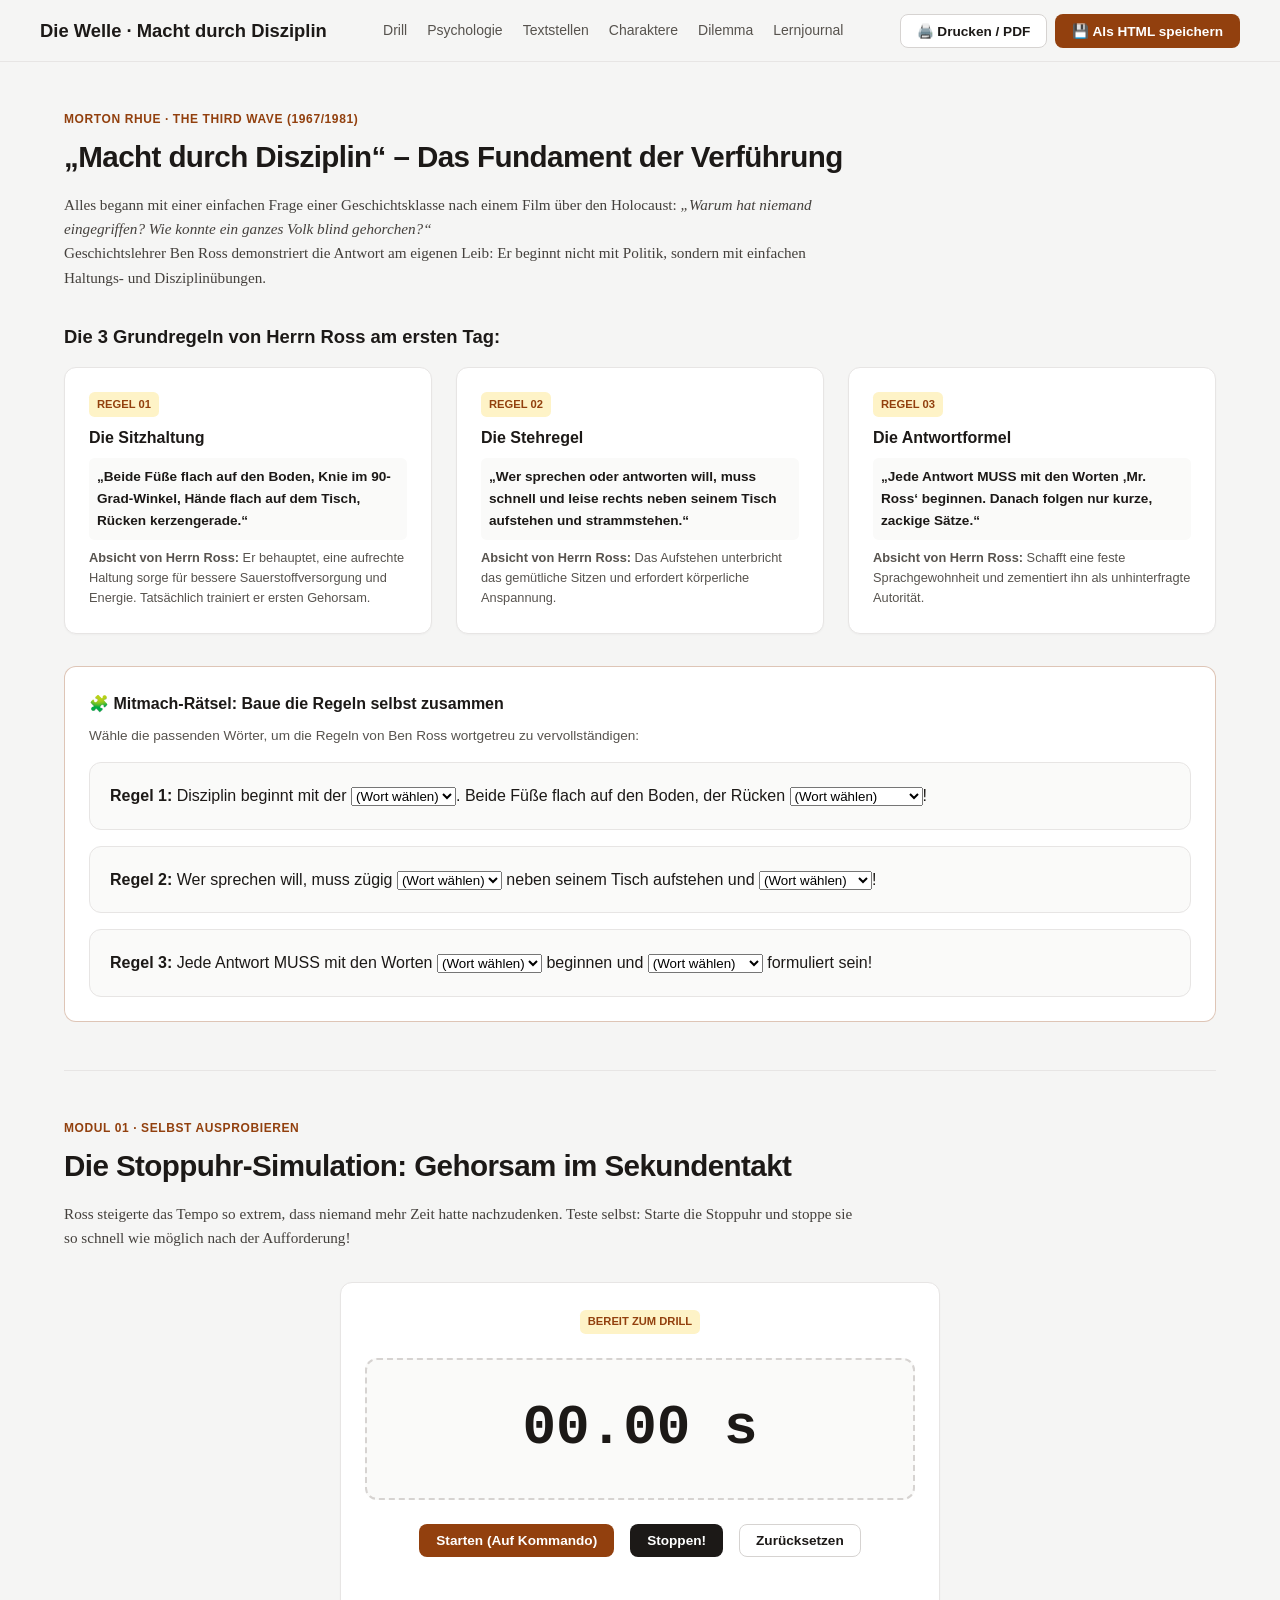
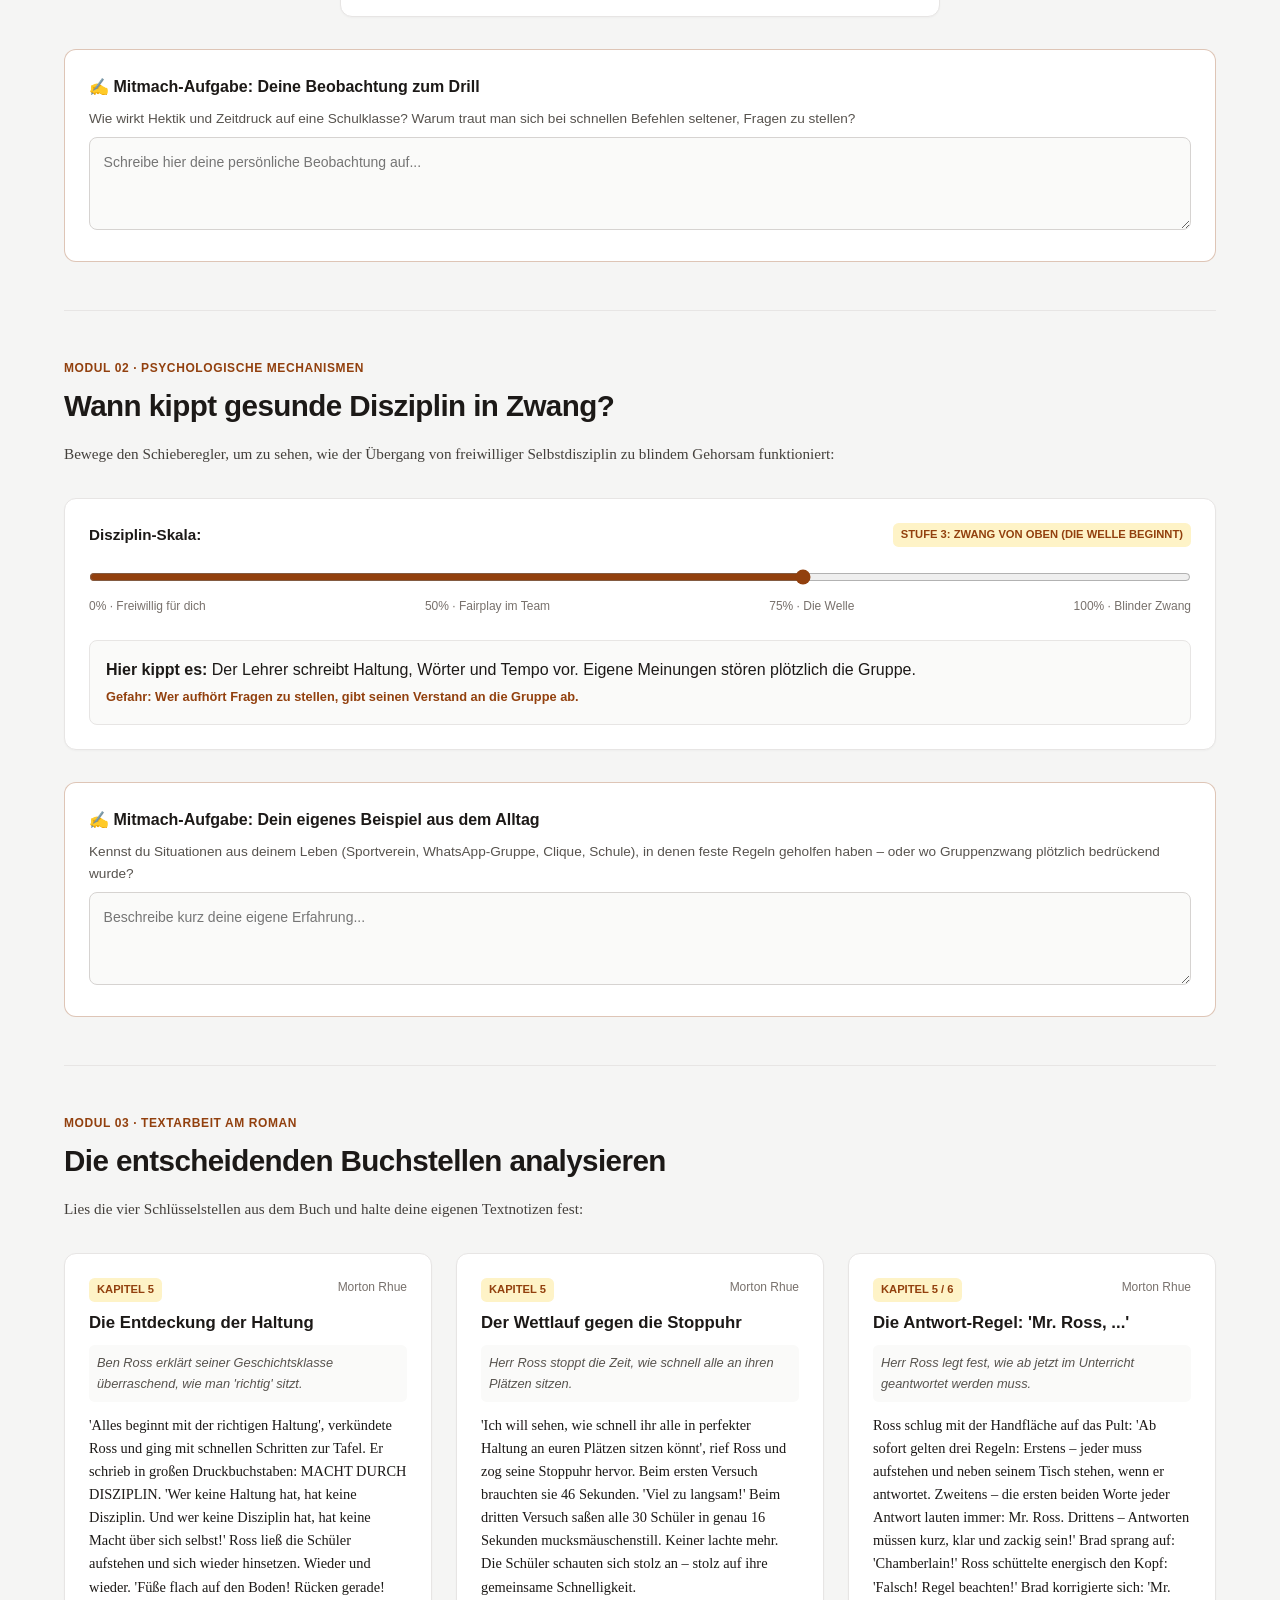
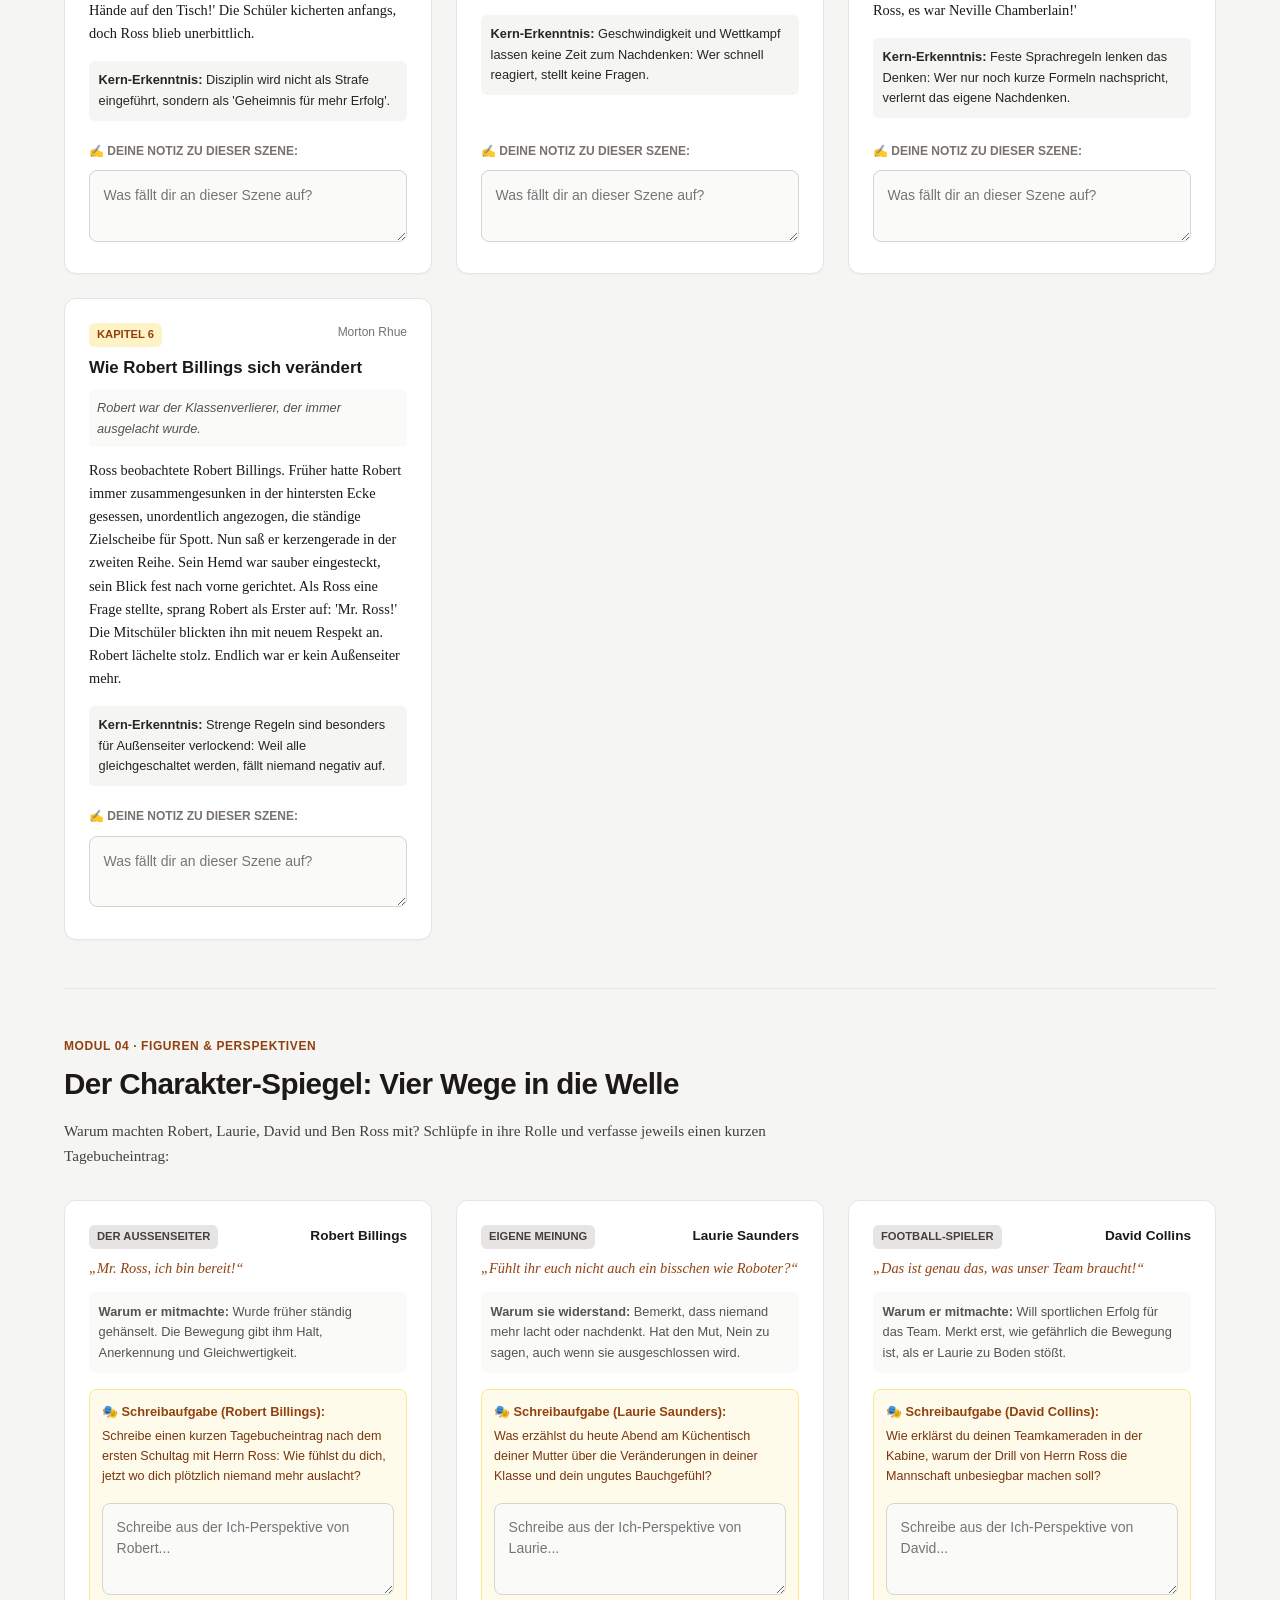
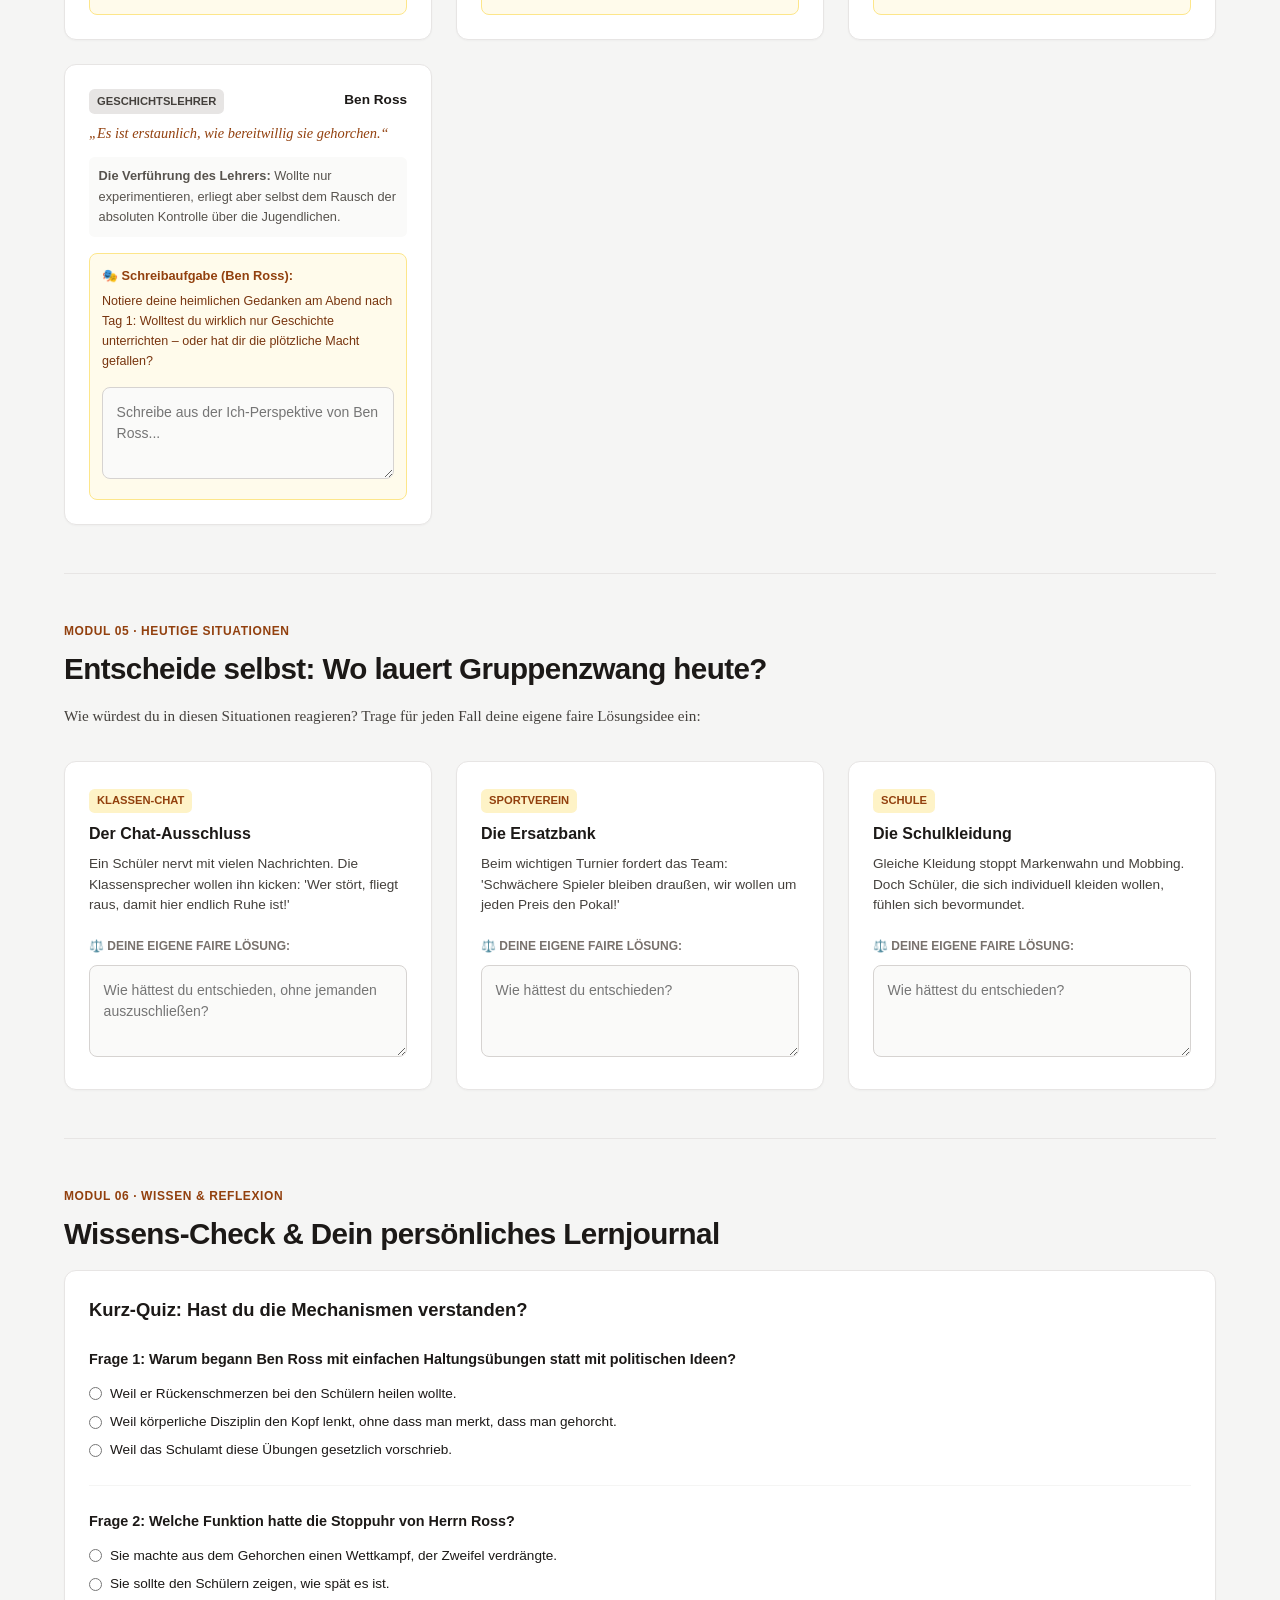
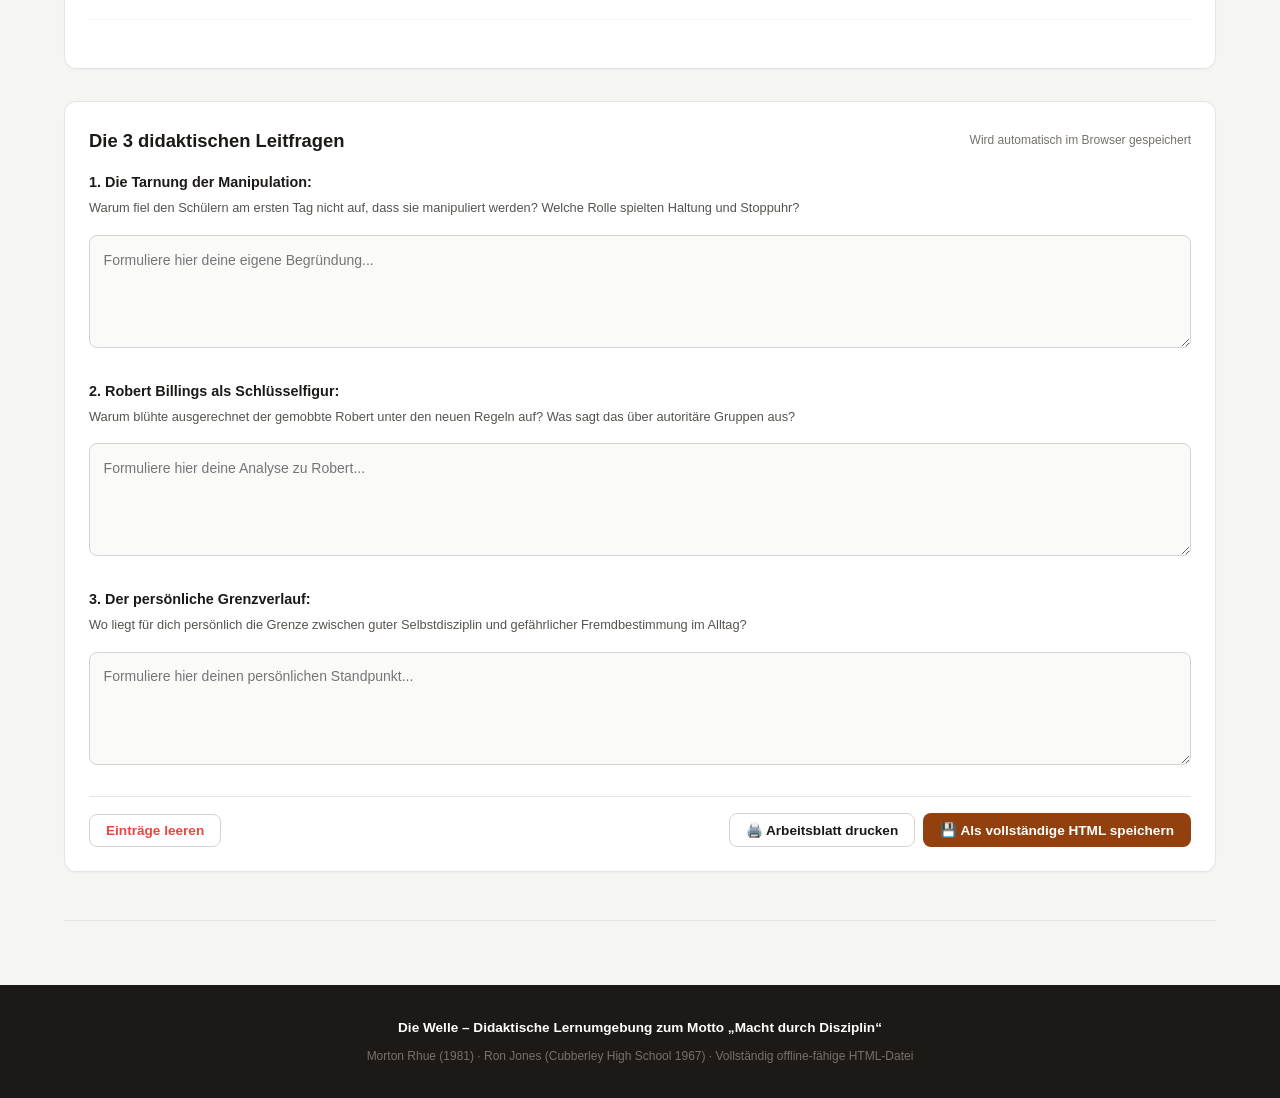
<file: public/die_welle_lernumgebung.html>
<!DOCTYPE html>
<html lang="de">
<head>
  <meta charset="UTF-8">
  <meta name="viewport" content="width=device-width, initial-scale=1.0">
  <title>Die Welle – Macht durch Disziplin | Vollständige Offline-Lernumgebung</title>
  <meta name="description" content="Interaktive Offline-Lernumgebung zum Roman Die Welle von Morton Rhue und dem Leitmotiv Macht durch Disziplin.">
  <style>
    /* CSS Reset & Editorial Theme */
    *, *::before, *::after { box-sizing: border-box; margin: 0; padding: 0; }
    html { scroll-behavior: smooth; font-size: 16px; }
    body {
      font-family: -apple-system, BlinkMacSystemFont, "Segoe UI", Roboto, Helvetica, Arial, sans-serif;
      background-color: #f5f5f4;
      color: #1c1917;
      line-height: 1.6;
      -webkit-font-smoothing: antialiased;
    }
    .serif { font-family: Georgia, Cambria, "Times New Roman", Times, serif; }
    .mono { font-family: ui-monospace, SFMono-Regular, Menlo, Monaco, Consolas, monospace; }

    /* Layout */
    .container { max-width: 1200px; margin: 0 auto; padding: 0 1.5rem; }
    header {
      position: sticky;
      top: 0;
      z-index: 100;
      background: rgba(245, 245, 244, 0.95);
      backdrop-filter: blur(8px);
      border-bottom: 1px solid #e7e5e4;
      padding: 0.85rem 1.5rem;
    }
    .header-inner { max-width: 1200px; margin: 0 auto; display: flex; align-items: center; justify-content: space-between; gap: 1rem; }
    .brand { font-weight: 800; font-size: 1.15rem; color: #1c1917; text-decoration: none; }
    .nav-links { display: flex; gap: 1.25rem; align-items: center; }
    .nav-links a { color: #57534e; text-decoration: none; font-size: 0.875rem; font-weight: 500; transition: color 0.15s; }
    .nav-links a:hover { color: #92400e; }
    .btn {
      display: inline-flex;
      align-items: center;
      gap: 0.5rem;
      padding: 0.5rem 1rem;
      font-size: 0.85rem;
      font-weight: 600;
      border-radius: 0.5rem;
      border: 1px solid transparent;
      cursor: pointer;
      text-decoration: none;
      transition: all 0.15s ease;
    }
    .btn-primary { background: #92400e; color: #ffffff; }
    .btn-primary:hover { background: #78350f; }
    .btn-secondary { background: #ffffff; color: #1c1917; border-color: #d6d3d1; }
    .btn-secondary:hover { background: #f5f5f4; }
    .btn-dark { background: #1c1917; color: #ffffff; }
    .btn-dark:hover { background: #292524; }
    .btn-success { background: #15803d; color: #ffffff; }

    section { padding: 3rem 0; border-bottom: 1px solid #e7e5e4; }
    .section-kicker { font-size: 0.75rem; font-weight: 700; text-transform: uppercase; letter-spacing: 0.05em; color: #92400e; margin-bottom: 0.25rem; }
    .section-title { font-size: 1.85rem; font-weight: 800; color: #1c1917; margin-bottom: 0.75rem; letter-spacing: -0.02em; }
    .section-desc { font-size: 0.95rem; color: #44403c; max-width: 800px; line-height: 1.6; margin-bottom: 2rem; }

    .card {
      background: #ffffff;
      border: 1px solid #e7e5e4;
      border-radius: 0.75rem;
      padding: 1.5rem;
      box-shadow: 0 1px 2px rgba(0,0,0,0.03);
    }
    .card-stone { background: #fafaf9; border: 1px solid #e7e5e4; border-radius: 0.75rem; padding: 1.25rem; }
    .card-accent { background: #ffffff; border: 1px solid rgba(146,64,14,0.3); border-radius: 0.75rem; padding: 1.5rem; }

    .grid-3 { display: grid; grid-template-columns: repeat(auto-fit, minmax(280px, 1fr)); gap: 1.5rem; }
    .grid-2 { display: grid; grid-template-columns: repeat(auto-fit, minmax(320px, 1fr)); gap: 1.5rem; }
    .grid-4 { display: grid; grid-template-columns: repeat(auto-fit, minmax(220px, 1fr)); gap: 1rem; }

    /* Interactive components */
    textarea {
      width: 100%;
      padding: 0.85rem;
      border-radius: 0.5rem;
      border: 1px solid #d6d3d1;
      background: #fafaf9;
      color: #1c1917;
      font-size: 0.875rem;
      font-family: inherit;
      line-height: 1.5;
      resize: vertical;
      margin-top: 0.5rem;
      transition: all 0.15s;
    }
    textarea:focus { outline: none; background: #ffffff; border-color: #92400e; box-shadow: 0 0 0 2px rgba(146, 64, 14, 0.15); }
    
    .badge {
      display: inline-block;
      font-size: 0.7rem;
      font-weight: 700;
      padding: 0.2rem 0.5rem;
      border-radius: 0.35rem;
      text-transform: uppercase;
    }
    .badge-amber { background: #fef3c7; color: #92400e; }
    .badge-emerald { background: #dcfce7; color: #166534; }
    .badge-sky { background: #e0f2fe; color: #075985; }
    .badge-red { background: #fee2e2; color: #991b1b; }
    .badge-stone { background: #e7e5e4; color: #44403c; }

    /* Stopwatch Drill */
    .timer-display {
      font-size: 3.5rem;
      font-weight: 800;
      color: #1c1917;
      text-align: center;
      padding: 1.5rem;
      background: #fafaf9;
      border-radius: 0.75rem;
      border: 2px dashed #d6d3d1;
      margin: 1.5rem 0;
    }

    /* Print styling */
    @media print {
      body { background: #ffffff; color: #000000; font-size: 12pt; }
      header, .no-print { display: none !important; }
      section { padding: 1.5rem 0; border: none; page-break-inside: avoid; }
      .card { border: 1px solid #666666; box-shadow: none; break-inside: avoid; }
      textarea { border: 1px solid #666666; background: #ffffff; min-height: 80px; }
      .print-only { display: block !important; }
    }
    .print-only { display: none; }
  </style>
</head>
<body>

  <!-- Top Header Navigation -->
  <header class="no-print">
    <div class="header-inner">
      <a href="#hero" class="brand">Die Welle · Macht durch Disziplin</a>
      <nav class="nav-links">
        <a href="#drill">Drill</a>
        <a href="#psychologie">Psychologie</a>
        <a href="#texte">Textstellen</a>
        <a href="#charaktere">Charaktere</a>
        <a href="#dilemmas">Dilemma</a>
        <a href="#reflexion">Lernjournal</a>
      </nav>
      <div style="display:flex; gap:0.5rem;">
        <button onclick="window.print()" class="btn btn-secondary">🖨️ Drucken / PDF</button>
        <button onclick="downloadSelfHtml()" class="btn btn-primary">💾 Als HTML speichern</button>
      </div>
    </div>
  </header>

  <main class="container">
    
    <!-- Hero Section -->
    <section id="hero">
      <div class="section-kicker">Morton Rhue · The Third Wave (1967/1981)</div>
      <h1 class="section-title">„Macht durch Disziplin“ – Das Fundament der Verführung</h1>
      <p class="section-desc serif">
        Alles begann mit einer einfachen Frage einer Geschichtsklasse nach einem Film über den Holocaust: 
        <em>„Warum hat niemand eingegriffen? Wie konnte ein ganzes Volk blind gehorchen?“</em><br>
        Geschichtslehrer Ben Ross demonstriert die Antwort am eigenen Leib: Er beginnt nicht mit Politik, 
        sondern mit einfachen Haltungs- und Disziplinübungen.
      </p>

      <!-- 3 Discipline Rules -->
      <h2 style="font-size:1.15rem; font-weight:700; margin-bottom:1rem;">Die 3 Grundregeln von Herrn Ross am ersten Tag:</h2>
      <div class="grid-3" style="margin-bottom:2rem;">
        <div class="card">
          <div style="display:flex; justify-content:space-between; margin-bottom:0.5rem;">
            <span class="badge badge-amber">Regel 01</span>
          </div>
          <h3 style="font-size:1rem; font-weight:700; margin-bottom:0.5rem;">Die Sitzhaltung</h3>
          <p style="background:#fafaf9; padding:0.5rem; border-radius:0.35rem; font-size:0.85rem; font-weight:600; margin-bottom:0.5rem;">
            „Beide Füße flach auf den Boden, Knie im 90-Grad-Winkel, Hände flach auf dem Tisch, Rücken kerzengerade.“
          </p>
          <p style="font-size:0.8rem; color:#57534e;">
            <strong>Absicht von Herrn Ross:</strong> Er behauptet, eine aufrechte Haltung sorge für bessere Sauerstoffversorgung und Energie. Tatsächlich trainiert er ersten Gehorsam.
          </p>
        </div>

        <div class="card">
          <div style="display:flex; justify-content:space-between; margin-bottom:0.5rem;">
            <span class="badge badge-amber">Regel 02</span>
          </div>
          <h3 style="font-size:1rem; font-weight:700; margin-bottom:0.5rem;">Die Stehregel</h3>
          <p style="background:#fafaf9; padding:0.5rem; border-radius:0.35rem; font-size:0.85rem; font-weight:600; margin-bottom:0.5rem;">
            „Wer sprechen oder antworten will, muss schnell und leise rechts neben seinem Tisch aufstehen und strammstehen.“
          </p>
          <p style="font-size:0.8rem; color:#57534e;">
            <strong>Absicht von Herrn Ross:</strong> Das Aufstehen unterbricht das gemütliche Sitzen und erfordert körperliche Anspannung.
          </p>
        </div>

        <div class="card">
          <div style="display:flex; justify-content:space-between; margin-bottom:0.5rem;">
            <span class="badge badge-amber">Regel 03</span>
          </div>
          <h3 style="font-size:1rem; font-weight:700; margin-bottom:0.5rem;">Die Antwortformel</h3>
          <p style="background:#fafaf9; padding:0.5rem; border-radius:0.35rem; font-size:0.85rem; font-weight:600; margin-bottom:0.5rem;">
            „Jede Antwort MUSS mit den Worten ‚Mr. Ross‘ beginnen. Danach folgen nur kurze, zackige Sätze.“
          </p>
          <p style="font-size:0.8rem; color:#57534e;">
            <strong>Absicht von Herrn Ross:</strong> Schafft eine feste Sprachgewohnheit und zementiert ihn als unhinterfragte Autorität.
          </p>
        </div>
      </div>

      <!-- Rule Cloze Puzzle -->
      <div class="card-accent" id="cloze-wrapper">
        <h3 style="font-size:1rem; font-weight:800; margin-bottom:0.5rem;">🧩 Mitmach-Rätsel: Baue die Regeln selbst zusammen</h3>
        <p style="font-size:0.85rem; color:#57534e; margin-bottom:1rem;">
          Wähle die passenden Wörter, um die Regeln von Ben Ross wortgetreu zu vervollständigen:
        </p>

        <div style="display:flex; flex-direction:column; gap:1rem;">
          <!-- Rule 1 Puzzle -->
          <div class="card-stone">
            <strong>Regel 1:</strong> Disziplin beginnt mit der 
            <select id="cloze_rule1_0" onchange="checkCloze()">
              <option value="">(Wort wählen)</option>
              <option value="Haltung">Haltung</option>
              <option value="Kleidung">Kleidung</option>
              <option value="Stimmung">Stimmung</option>
            </select>. Beide Füße flach auf den Boden, der Rücken 
            <select id="cloze_rule1_1" onchange="checkCloze()">
              <option value="">(Wort wählen)</option>
              <option value="kerzengerade">kerzengerade</option>
              <option value="bequem angelehnt">bequem angelehnt</option>
              <option value="gekrümmt">gekrümmt</option>
            </select>!
            <span id="cloze_status_1" style="margin-left:0.5rem; font-size:0.8rem; font-weight:700;"></span>
          </div>

          <!-- Rule 2 Puzzle -->
          <div class="card-stone">
            <strong>Regel 2:</strong> Wer sprechen will, muss zügig 
            <select id="cloze_rule2_0" onchange="checkCloze()">
              <option value="">(Wort wählen)</option>
              <option value="rechts">rechts</option>
              <option value="links">links</option>
              <option value="hinter">hinter</option>
            </select> neben seinem Tisch aufstehen und 
            <select id="cloze_rule2_1" onchange="checkCloze()">
              <option value="">(Wort wählen)</option>
              <option value="strammstehen">strammstehen</option>
              <option value="sich verbeugen">sich verbeugen</option>
              <option value="lächeln">lächeln</option>
            </select>!
            <span id="cloze_status_2" style="margin-left:0.5rem; font-size:0.8rem; font-weight:700;"></span>
          </div>

          <!-- Rule 3 Puzzle -->
          <div class="card-stone">
            <strong>Regel 3:</strong> Jede Antwort MUSS mit den Worten 
            <select id="cloze_rule3_0" onchange="checkCloze()">
              <option value="">(Wort wählen)</option>
              <option value="Mr. Ross">Mr. Ross</option>
              <option value="Die Welle">Die Welle</option>
              <option value="Herr Lehrer">Herr Lehrer</option>
            </select> beginnen und 
            <select id="cloze_rule3_1" onchange="checkCloze()">
              <option value="">(Wort wählen)</option>
              <option value="kurz und zackig">kurz und zackig</option>
              <option value="ausführlich">ausführlich</option>
              <option value="leise">leise</option>
            </select> formuliert sein!
            <span id="cloze_status_3" style="margin-left:0.5rem; font-size:0.8rem; font-weight:700;"></span>
          </div>
        </div>
      </div>
    </section>

    <!-- Modul 1: Stopwatch Drill Simulation -->
    <section id="drill">
      <div class="section-kicker">Modul 01 · Selbst ausprobieren</div>
      <h2 class="section-title">Die Stoppuhr-Simulation: Gehorsam im Sekundentakt</h2>
      <p class="section-desc serif">
        Ross steigerte das Tempo so extrem, dass niemand mehr Zeit hatte nachzudenken. 
        Teste selbst: Starte die Stoppuhr und stoppe sie so schnell wie möglich nach der Aufforderung!
      </p>

      <div class="card" style="text-align:center; max-width:600px; margin:0 auto 2rem auto;">
        <div class="badge badge-amber" id="drill-state-badge">Bereit zum Drill</div>
        <div class="timer-display mono" id="timer">00.00 s</div>
        
        <div style="display:flex; justify-content:center; gap:1rem; margin-bottom:1rem;">
          <button id="btn-start" onclick="startDrillTimer()" class="btn btn-primary">Starten (Auf Kommando)</button>
          <button id="btn-stop" onclick="stopDrillTimer()" class="btn btn-dark" disabled>Stoppen!</button>
          <button onclick="resetDrillTimer()" class="btn btn-secondary">Zurücksetzen</button>
        </div>
        <p id="drill-feedback" style="font-size:0.85rem; font-weight:700; color:#92400e; min-height:1.2rem;"></p>
      </div>

      <!-- Student active reflection on drill -->
      <div class="card-accent">
        <h3 style="font-size:1rem; font-weight:700; margin-bottom:0.5rem;">
          ✍️ Mitmach-Aufgabe: Deine Beobachtung zum Drill
        </h3>
        <p style="font-size:0.85rem; color:#57534e;">
          Wie wirkt Hektik und Zeitdruck auf eine Schulklasse? Warum traut man sich bei schnellen Befehlen seltener, Fragen zu stellen?
        </p>
        <textarea id="drillReactionExperience" rows="3" oninput="saveField('drillReactionExperience', this.value)" placeholder="Schreibe hier deine persönliche Beobachtung auf..."></textarea>
      </div>
    </section>

    <!-- Modul 2: Psychology & Spectrum Slider -->
    <section id="psychologie">
      <div class="section-kicker">Modul 02 · Psychologische Mechanismen</div>
      <h2 class="section-title">Wann kippt gesunde Disziplin in Zwang?</h2>
      <p class="section-desc serif">
        Bewege den Schieberegler, um zu sehen, wie der Übergang von freiwilliger Selbstdisziplin zu blindem Gehorsam funktioniert:
      </p>

      <div class="card" style="margin-bottom:2rem;">
        <div style="display:flex; justify-content:space-between; align-items:center; margin-bottom:1rem;">
          <label for="psychologySlider" style="font-weight:700; font-size:0.95rem;">Disziplin-Skala:</label>
          <span id="slider-stage-badge" class="badge badge-amber">Stufe 3: Zwang von oben</span>
        </div>
        <input type="range" id="psychologySlider" min="0" max="100" value="65" style="width:100%; height:8px; accent-color:#92400e; cursor:pointer;" oninput="updatePsychologySlider(this.value)">
        <div style="display:flex; justify-content:space-between; font-size:0.75rem; color:#78716c; margin-top:0.5rem;">
          <span>0% · Freiwillig für dich</span>
          <span>50% · Fairplay im Team</span>
          <span>75% · Die Welle</span>
          <span>100% · Blinder Zwang</span>
        </div>

        <div id="slider-content" style="margin-top:1.5rem; padding:1rem; background:#fafaf9; border-radius:0.5rem; border:1px solid #e7e5e4;">
          <!-- Dynamically populated via JS -->
        </div>
      </div>

      <!-- Student active reflection on everyday life -->
      <div class="card-accent">
        <h3 style="font-size:1rem; font-weight:700; margin-bottom:0.5rem;">
          ✍️ Mitmach-Aufgabe: Dein eigenes Beispiel aus dem Alltag
        </h3>
        <p style="font-size:0.85rem; color:#57534e;">
          Kennst du Situationen aus deinem Leben (Sportverein, WhatsApp-Gruppe, Clique, Schule), in denen feste Regeln geholfen haben – oder wo Gruppenzwang plötzlich bedrückend wurde?
        </p>
        <textarea id="everydayExampleNote" rows="3" oninput="saveField('everydayExampleNote', this.value)" placeholder="Beschreibe kurz deine eigene Erfahrung..."></textarea>
      </div>
    </section>

    <!-- Modul 3: Text Excerpts -->
    <section id="texte">
      <div class="section-kicker">Modul 03 · Textarbeit am Roman</div>
      <h2 class="section-title">Die entscheidenden Buchstellen analysieren</h2>
      <p class="section-desc serif">
        Lies die vier Schlüsselstellen aus dem Buch und halte deine eigenen Textnotizen fest:
      </p>

      <div class="grid-2">
        <!-- Excerpt 1 -->
        <div class="card" style="display:flex; flex-direction:column; justify-content:space-between;">
          <div>
            <div style="display:flex; justify-content:space-between; margin-bottom:0.5rem;">
              <span class="badge badge-amber">Kapitel 5</span>
              <span style="font-size:0.75rem; color:#78716c;">Morton Rhue</span>
            </div>
            <h3 style="font-size:1.05rem; font-weight:700; margin-bottom:0.5rem;">Die Entdeckung der Haltung</h3>
            <p style="font-size:0.8rem; font-style:italic; color:#57534e; margin-bottom:0.75rem; background:#fafaf9; padding:0.5rem; border-radius:0.35rem;">
              Ben Ross erklärt seiner Geschichtsklasse überraschend, wie man 'richtig' sitzt.
            </p>
            <p class="serif" style="font-size:0.9rem; line-height:1.6; margin-bottom:1rem;">
              'Alles beginnt mit der richtigen Haltung', verkündete Ross und ging mit schnellen Schritten zur Tafel. Er schrieb in großen Druckbuchstaben: MACHT DURCH DISZIPLIN. 'Wer keine Haltung hat, hat keine Disziplin. Und wer keine Disziplin hat, hat keine Macht über sich selbst!' Ross ließ die Schüler aufstehen und sich wieder hinsetzen. Wieder und wieder. 'Füße flach auf den Boden! Rücken gerade! Hände auf den Tisch!' Die Schüler kicherten anfangs, doch Ross blieb unerbittlich.
            </p>
            <div style="padding:0.6rem; background:#f5f5f4; border-radius:0.35rem; font-size:0.8rem; color:#292524; margin-bottom:1rem;">
              <strong>Kern-Erkenntnis:</strong> Disziplin wird nicht als Strafe eingeführt, sondern als 'Geheimnis für mehr Erfolg'.
            </div>
          </div>
          <div>
            <label style="font-size:0.75rem; font-weight:700; text-transform:uppercase; color:#78716c;">
              ✍️ Deine Notiz zu dieser Szene:
            </label>
            <textarea id="textNote_body-posture" rows="2" oninput="saveTextNote('body-posture', this.value)" placeholder="Was fällt dir an dieser Szene auf?"></textarea>
          </div>
        </div>

        <!-- Excerpt 2 -->
        <div class="card" style="display:flex; flex-direction:column; justify-content:space-between;">
          <div>
            <div style="display:flex; justify-content:space-between; margin-bottom:0.5rem;">
              <span class="badge badge-amber">Kapitel 5</span>
              <span style="font-size:0.75rem; color:#78716c;">Morton Rhue</span>
            </div>
            <h3 style="font-size:1.05rem; font-weight:700; margin-bottom:0.5rem;">Der Wettlauf gegen die Stoppuhr</h3>
            <p style="font-size:0.8rem; font-style:italic; color:#57534e; margin-bottom:0.75rem; background:#fafaf9; padding:0.5rem; border-radius:0.35rem;">
              Herr Ross stoppt die Zeit, wie schnell alle an ihren Plätzen sitzen.
            </p>
            <p class="serif" style="font-size:0.9rem; line-height:1.6; margin-bottom:1rem;">
              'Ich will sehen, wie schnell ihr alle in perfekter Haltung an euren Plätzen sitzen könnt', rief Ross und zog seine Stoppuhr hervor. Beim ersten Versuch brauchten sie 46 Sekunden. 'Viel zu langsam!' Beim dritten Versuch saßen alle 30 Schüler in genau 16 Sekunden mucksmäuschenstill. Keiner lachte mehr. Die Schüler schauten sich stolz an – stolz auf ihre gemeinsame Schnelligkeit.
            </p>
            <div style="padding:0.6rem; background:#f5f5f4; border-radius:0.35rem; font-size:0.8rem; color:#292524; margin-bottom:1rem;">
              <strong>Kern-Erkenntnis:</strong> Geschwindigkeit und Wettkampf lassen keine Zeit zum Nachdenken: Wer schnell reagiert, stellt keine Fragen.
            </div>
          </div>
          <div>
            <label style="font-size:0.75rem; font-weight:700; text-transform:uppercase; color:#78716c;">
              ✍️ Deine Notiz zu dieser Szene:
            </label>
            <textarea id="textNote_stopwatch-drill" rows="2" oninput="saveTextNote('stopwatch-drill', this.value)" placeholder="Was fällt dir an dieser Szene auf?"></textarea>
          </div>
        </div>

        <!-- Excerpt 3 -->
        <div class="card" style="display:flex; flex-direction:column; justify-content:space-between;">
          <div>
            <div style="display:flex; justify-content:space-between; margin-bottom:0.5rem;">
              <span class="badge badge-amber">Kapitel 5 / 6</span>
              <span style="font-size:0.75rem; color:#78716c;">Morton Rhue</span>
            </div>
            <h3 style="font-size:1.05rem; font-weight:700; margin-bottom:0.5rem;">Die Antwort-Regel: 'Mr. Ross, ...'</h3>
            <p style="font-size:0.8rem; font-style:italic; color:#57534e; margin-bottom:0.75rem; background:#fafaf9; padding:0.5rem; border-radius:0.35rem;">
              Herr Ross legt fest, wie ab jetzt im Unterricht geantwortet werden muss.
            </p>
            <p class="serif" style="font-size:0.9rem; line-height:1.6; margin-bottom:1rem;">
              Ross schlug mit der Handfläche auf das Pult: 'Ab sofort gelten drei Regeln: Erstens – jeder muss aufstehen und neben seinem Tisch stehen, wenn er antwortet. Zweitens – die ersten beiden Worte jeder Antwort lauten immer: Mr. Ross. Drittens – Antworten müssen kurz, klar und zackig sein!' Brad sprang auf: 'Chamberlain!' Ross schüttelte energisch den Kopf: 'Falsch! Regel beachten!' Brad korrigierte sich: 'Mr. Ross, es war Neville Chamberlain!'
            </p>
            <div style="padding:0.6rem; background:#f5f5f4; border-radius:0.35rem; font-size:0.8rem; color:#292524; margin-bottom:1rem;">
              <strong>Kern-Erkenntnis:</strong> Feste Sprachregeln lenken das Denken: Wer nur noch kurze Formeln nachspricht, verlernt das eigene Nachdenken.
            </div>
          </div>
          <div>
            <label style="font-size:0.75rem; font-weight:700; text-transform:uppercase; color:#78716c;">
              ✍️ Deine Notiz zu dieser Szene:
            </label>
            <textarea id="textNote_speech-protocol" rows="2" oninput="saveTextNote('speech-protocol', this.value)" placeholder="Was fällt dir an dieser Szene auf?"></textarea>
          </div>
        </div>

        <!-- Excerpt 4 -->
        <div class="card" style="display:flex; flex-direction:column; justify-content:space-between;">
          <div>
            <div style="display:flex; justify-content:space-between; margin-bottom:0.5rem;">
              <span class="badge badge-amber">Kapitel 6</span>
              <span style="font-size:0.75rem; color:#78716c;">Morton Rhue</span>
            </div>
            <h3 style="font-size:1.05rem; font-weight:700; margin-bottom:0.5rem;">Wie Robert Billings sich verändert</h3>
            <p style="font-size:0.8rem; font-style:italic; color:#57534e; margin-bottom:0.75rem; background:#fafaf9; padding:0.5rem; border-radius:0.35rem;">
              Robert war der Klassenverlierer, der immer ausgelacht wurde.
            </p>
            <p class="serif" style="font-size:0.9rem; line-height:1.6; margin-bottom:1rem;">
              Ross beobachtete Robert Billings. Früher hatte Robert immer zusammengesunken in der hintersten Ecke gesessen, unordentlich angezogen, die ständige Zielscheibe für Spott. Nun saß er kerzengerade in der zweiten Reihe. Sein Hemd war sauber eingesteckt, sein Blick fest nach vorne gerichtet. Als Ross eine Frage stellte, sprang Robert als Erster auf: 'Mr. Ross!' Die Mitschüler blickten ihn mit neuem Respekt an. Robert lächelte stolz. Endlich war er kein Außenseiter mehr.
            </p>
            <div style="padding:0.6rem; background:#f5f5f4; border-radius:0.35rem; font-size:0.8rem; color:#292524; margin-bottom:1rem;">
              <strong>Kern-Erkenntnis:</strong> Strenge Regeln sind besonders für Außenseiter verlockend: Weil alle gleichgeschaltet werden, fällt niemand negativ auf.
            </div>
          </div>
          <div>
            <label style="font-size:0.75rem; font-weight:700; text-transform:uppercase; color:#78716c;">
              ✍️ Deine Notiz zu dieser Szene:
            </label>
            <textarea id="textNote_robert-transformation" rows="2" oninput="saveTextNote('robert-transformation', this.value)" placeholder="Was fällt dir an dieser Szene auf?"></textarea>
          </div>
        </div>
      </div>
    </section>

    <!-- Modul 4: Character Mirror & Roleplay -->
    <section id="charaktere">
      <div class="section-kicker">Modul 04 · Figuren & Perspektiven</div>
      <h2 class="section-title">Der Charakter-Spiegel: Vier Wege in die Welle</h2>
      <p class="section-desc serif">
        Warum machten Robert, Laurie, David und Ben Ross mit? Schlüpfe in ihre Rolle und verfasse jeweils einen kurzen Tagebucheintrag:
      </p>

      <div class="grid-2">
        <!-- Robert -->
        <div class="card">
          <div style="display:flex; justify-content:space-between; margin-bottom:0.5rem;">
            <span class="badge badge-stone">Der Außenseiter</span>
            <span style="font-size:0.85rem; font-weight:700;">Robert Billings</span>
          </div>
          <p class="serif" style="font-style:italic; font-size:0.9rem; color:#92400e; margin-bottom:0.75rem;">
            „Mr. Ross, ich bin bereit!“
          </p>
          <div style="background:#fafaf9; padding:0.6rem; border-radius:0.35rem; font-size:0.8rem; color:#57534e; margin-bottom:1rem;">
            <strong>Warum er mitmachte:</strong> Wurde früher ständig gehänselt. Die Bewegung gibt ihm Halt, Anerkennung und Gleichwertigkeit.
          </div>
          <div style="padding:0.75rem; background:#fffbeb; border:1px solid #fde68a; border-radius:0.5rem;">
            <label style="font-size:0.8rem; font-weight:700; color:#92400e; display:block; margin-bottom:0.25rem;">
              🎭 Schreibaufgabe (Robert Billings):
            </label>
            <p style="font-size:0.785rem; color:#78350f; margin-bottom:0.5rem;">
              Schreibe einen kurzen Tagebucheintrag nach dem ersten Schultag mit Herrn Ross: Wie fühlst du dich, jetzt wo dich plötzlich niemand mehr auslacht?
            </p>
            <textarea id="roleplay_robert" rows="3" oninput="saveRoleplayNote('robert', this.value)" placeholder="Schreibe aus der Ich-Perspektive von Robert..."></textarea>
          </div>
        </div>

        <!-- Laurie -->
        <div class="card">
          <div style="display:flex; justify-content:space-between; margin-bottom:0.5rem;">
            <span class="badge badge-stone">Eigene Meinung</span>
            <span style="font-size:0.85rem; font-weight:700;">Laurie Saunders</span>
          </div>
          <p class="serif" style="font-style:italic; font-size:0.9rem; color:#92400e; margin-bottom:0.75rem;">
            „Fühlt ihr euch nicht auch ein bisschen wie Roboter?“
          </p>
          <div style="background:#fafaf9; padding:0.6rem; border-radius:0.35rem; font-size:0.8rem; color:#57534e; margin-bottom:1rem;">
            <strong>Warum sie widerstand:</strong> Bemerkt, dass niemand mehr lacht oder nachdenkt. Hat den Mut, Nein zu sagen, auch wenn sie ausgeschlossen wird.
          </div>
          <div style="padding:0.75rem; background:#fffbeb; border:1px solid #fde68a; border-radius:0.5rem;">
            <label style="font-size:0.8rem; font-weight:700; color:#92400e; display:block; margin-bottom:0.25rem;">
              🎭 Schreibaufgabe (Laurie Saunders):
            </label>
            <p style="font-size:0.785rem; color:#78350f; margin-bottom:0.5rem;">
              Was erzählst du heute Abend am Küchentisch deiner Mutter über die Veränderungen in deiner Klasse und dein ungutes Bauchgefühl?
            </p>
            <textarea id="roleplay_laurie" rows="3" oninput="saveRoleplayNote('laurie', this.value)" placeholder="Schreibe aus der Ich-Perspektive von Laurie..."></textarea>
          </div>
        </div>

        <!-- David -->
        <div class="card">
          <div style="display:flex; justify-content:space-between; margin-bottom:0.5rem;">
            <span class="badge badge-stone">Football-Spieler</span>
            <span style="font-size:0.85rem; font-weight:700;">David Collins</span>
          </div>
          <p class="serif" style="font-style:italic; font-size:0.9rem; color:#92400e; margin-bottom:0.75rem;">
            „Das ist genau das, was unser Team braucht!“
          </p>
          <div style="background:#fafaf9; padding:0.6rem; border-radius:0.35rem; font-size:0.8rem; color:#57534e; margin-bottom:1rem;">
            <strong>Warum er mitmachte:</strong> Will sportlichen Erfolg für das Team. Merkt erst, wie gefährlich die Bewegung ist, als er Laurie zu Boden stößt.
          </div>
          <div style="padding:0.75rem; background:#fffbeb; border:1px solid #fde68a; border-radius:0.5rem;">
            <label style="font-size:0.8rem; font-weight:700; color:#92400e; display:block; margin-bottom:0.25rem;">
              🎭 Schreibaufgabe (David Collins):
            </label>
            <p style="font-size:0.785rem; color:#78350f; margin-bottom:0.5rem;">
              Wie erklärst du deinen Teamkameraden in der Kabine, warum der Drill von Herrn Ross die Mannschaft unbesiegbar machen soll?
            </p>
            <textarea id="roleplay_david" rows="3" oninput="saveRoleplayNote('david', this.value)" placeholder="Schreibe aus der Ich-Perspektive von David..."></textarea>
          </div>
        </div>

        <!-- Ross -->
        <div class="card">
          <div style="display:flex; justify-content:space-between; margin-bottom:0.5rem;">
            <span class="badge badge-stone">Geschichtslehrer</span>
            <span style="font-size:0.85rem; font-weight:700;">Ben Ross</span>
          </div>
          <p class="serif" style="font-style:italic; font-size:0.9rem; color:#92400e; margin-bottom:0.75rem;">
            „Es ist erstaunlich, wie bereitwillig sie gehorchen.“
          </p>
          <div style="background:#fafaf9; padding:0.6rem; border-radius:0.35rem; font-size:0.8rem; color:#57534e; margin-bottom:1rem;">
            <strong>Die Verführung des Lehrers:</strong> Wollte nur experimentieren, erliegt aber selbst dem Rausch der absoluten Kontrolle über die Jugendlichen.
          </div>
          <div style="padding:0.75rem; background:#fffbeb; border:1px solid #fde68a; border-radius:0.5rem;">
            <label style="font-size:0.8rem; font-weight:700; color:#92400e; display:block; margin-bottom:0.25rem;">
              🎭 Schreibaufgabe (Ben Ross):
            </label>
            <p style="font-size:0.785rem; color:#78350f; margin-bottom:0.5rem;">
              Notiere deine heimlichen Gedanken am Abend nach Tag 1: Wolltest du wirklich nur Geschichte unterrichten – oder hat dir die plötzliche Macht gefallen?
            </p>
            <textarea id="roleplay_ross" rows="3" oninput="saveRoleplayNote('ross', this.value)" placeholder="Schreibe aus der Ich-Perspektive von Ben Ross..."></textarea>
          </div>
        </div>
      </div>
    </section>

    <!-- Modul 5: Dilemma Cases -->
    <section id="dilemmas">
      <div class="section-kicker">Modul 05 · Heutige Situationen</div>
      <h2 class="section-title">Entscheide selbst: Wo lauert Gruppenzwang heute?</h2>
      <p class="section-desc serif">
        Wie würdest du in diesen Situationen reagieren? Trage für jeden Fall deine eigene faire Lösungsidee ein:
      </p>

      <div class="grid-3">
        <!-- Dilemma 1 -->
        <div class="card" style="display:flex; flex-direction:column; justify-content:space-between;">
          <div>
            <span class="badge badge-amber" style="margin-bottom:0.5rem;">Klassen-Chat</span>
            <h3 style="font-size:1rem; font-weight:700; margin-bottom:0.5rem;">Der Chat-Ausschluss</h3>
            <p style="font-size:0.85rem; color:#44403c; line-height:1.5; margin-bottom:1rem;">
              Ein Schüler nervt mit vielen Nachrichten. Die Klassensprecher wollen ihn kicken: 'Wer stört, fliegt raus, damit hier endlich Ruhe ist!'
            </p>
          </div>
          <div>
            <label style="font-size:0.75rem; font-weight:700; text-transform:uppercase; color:#78716c;">
              ⚖️ Deine eigene faire Lösung:
            </label>
            <textarea id="dilemma_chat-exclusion" rows="3" oninput="saveDilemmaSolution('chat-exclusion', this.value)" placeholder="Wie hättest du entschieden, ohne jemanden auszuschließen?"></textarea>
          </div>
        </div>

        <!-- Dilemma 2 -->
        <div class="card" style="display:flex; flex-direction:column; justify-content:space-between;">
          <div>
            <span class="badge badge-amber" style="margin-bottom:0.5rem;">Sportverein</span>
            <h3 style="font-size:1rem; font-weight:700; margin-bottom:0.5rem;">Die Ersatzbank</h3>
            <p style="font-size:0.85rem; color:#44403c; line-height:1.5; margin-bottom:1rem;">
              Beim wichtigen Turnier fordert das Team: 'Schwächere Spieler bleiben draußen, wir wollen um jeden Preis den Pokal!'
            </p>
          </div>
          <div>
            <label style="font-size:0.75rem; font-weight:700; text-transform:uppercase; color:#78716c;">
              ⚖️ Deine eigene faire Lösung:
            </label>
            <textarea id="dilemma_sports-club" rows="3" oninput="saveDilemmaSolution('sports-club', this.value)" placeholder="Wie hättest du entschieden?"></textarea>
          </div>
        </div>

        <!-- Dilemma 3 -->
        <div class="card" style="display:flex; flex-direction:column; justify-content:space-between;">
          <div>
            <span class="badge badge-amber" style="margin-bottom:0.5rem;">Schule</span>
            <h3 style="font-size:1rem; font-weight:700; margin-bottom:0.5rem;">Die Schulkleidung</h3>
            <p style="font-size:0.85rem; color:#44403c; line-height:1.5; margin-bottom:1rem;">
              Gleiche Kleidung stoppt Markenwahn und Mobbing. Doch Schüler, die sich individuell kleiden wollen, fühlen sich bevormundet.
            </p>
          </div>
          <div>
            <label style="font-size:0.75rem; font-weight:700; text-transform:uppercase; color:#78716c;">
              ⚖️ Deine eigene faire Lösung:
            </label>
            <textarea id="dilemma_dress-code" rows="3" oninput="saveDilemmaSolution('dress-code', this.value)" placeholder="Wie hättest du entschieden?"></textarea>
          </div>
        </div>
      </div>
    </section>

    <!-- Modul 6: Quiz & Student Learning Journal -->
    <section id="reflexion">
      <div class="section-kicker">Modul 06 · Wissen & Reflexion</div>
      <h2 class="section-title">Wissens-Check & Dein persönliches Lernjournal</h2>

      <!-- Quiz questions -->
      <div class="card" style="margin-bottom:2rem;">
        <h3 style="font-size:1.15rem; font-weight:700; margin-bottom:1.5rem;">Kurz-Quiz: Hast du die Mechanismen verstanden?</h3>
        
        <div style="margin-bottom:1.5rem; padding-bottom:1rem; border-bottom:1px solid #f5f5f4;">
          <p style="font-weight:700; font-size:0.9rem; margin-bottom:0.75rem;">
            Frage 1: Warum begann Ben Ross mit einfachen Haltungsübungen statt mit politischen Ideen?
          </p>
          <div style="display:flex; flex-direction:column; gap:0.4rem;">
            <label style="display:flex; align-items:center; gap:0.5rem; font-size:0.85rem; cursor:pointer;">
              <input type="radio" name="quiz_1" value="0" onchange="checkQuizAnswer('1', 0, 1)">
              <span>Weil er Rückenschmerzen bei den Schülern heilen wollte.</span>
            </label>
            <label style="display:flex; align-items:center; gap:0.5rem; font-size:0.85rem; cursor:pointer;">
              <input type="radio" name="quiz_1" value="1" onchange="checkQuizAnswer('1', 1, 1)">
              <span>Weil körperliche Disziplin den Kopf lenkt, ohne dass man merkt, dass man gehorcht.</span>
            </label>
            <label style="display:flex; align-items:center; gap:0.5rem; font-size:0.85rem; cursor:pointer;">
              <input type="radio" name="quiz_1" value="2" onchange="checkQuizAnswer('1', 2, 1)">
              <span>Weil das Schulamt diese Übungen gesetzlich vorschrieb.</span>
            </label>
          </div>
          <div id="quiz_feedback_1" style="margin-top:0.5rem; font-size:0.8rem; font-weight:600;"></div>
        </div>

        <div style="margin-bottom:1.5rem; padding-bottom:1rem; border-bottom:1px solid #f5f5f4;">
          <p style="font-weight:700; font-size:0.9rem; margin-bottom:0.75rem;">
            Frage 2: Welche Funktion hatte die Stoppuhr von Herrn Ross?
          </p>
          <div style="display:flex; flex-direction:column; gap:0.4rem;">
            <label style="display:flex; align-items:center; gap:0.5rem; font-size:0.85rem; cursor:pointer;">
              <input type="radio" name="quiz_2" value="0" onchange="checkQuizAnswer('2', 0, 0)">
              <span>Sie machte aus dem Gehorchen einen Wettkampf, der Zweifel verdrängte.</span>
            </label>
            <label style="display:flex; align-items:center; gap:0.5rem; font-size:0.85rem; cursor:pointer;">
              <input type="radio" name="quiz_2" value="1" onchange="checkQuizAnswer('2', 1, 0)">
              <span>Sie sollte den Schülern zeigen, wie spät es ist.</span>
            </label>
          </div>
          <div id="quiz_feedback_2" style="margin-top:0.5rem; font-size:0.8rem; font-weight:600;"></div>
        </div>
      </div>

      <!-- 3 Key Reflection Questions -->
      <div class="card">
        <div style="display:flex; justify-content:space-between; align-items:center; margin-bottom:1rem;">
          <h3 style="font-size:1.15rem; font-weight:700;">Die 3 didaktischen Leitfragen</h3>
          <span style="font-size:0.75rem; color:#78716c;">Wird automatisch im Browser gespeichert</span>
        </div>

        <!-- Question 1 -->
        <div style="margin-bottom:1.5rem;">
          <label style="font-weight:700; font-size:0.9rem; color:#1c1917; display:block; margin-bottom:0.25rem;">
            1. Die Tarnung der Manipulation:
          </label>
          <p style="font-size:0.8rem; color:#57534e; margin-bottom:0.5rem;">
            Warum fiel den Schülern am ersten Tag nicht auf, dass sie manipuliert werden? Welche Rolle spielten Haltung und Stoppuhr?
          </p>
          <textarea id="reflection1" rows="4" oninput="saveField('reflection1', this.value)" placeholder="Formuliere hier deine eigene Begründung..."></textarea>
        </div>

        <!-- Question 2 -->
        <div style="margin-bottom:1.5rem;">
          <label style="font-weight:700; font-size:0.9rem; color:#1c1917; display:block; margin-bottom:0.25rem;">
            2. Robert Billings als Schlüsselfigur:
          </label>
          <p style="font-size:0.8rem; color:#57534e; margin-bottom:0.5rem;">
            Warum blühte ausgerechnet der gemobbte Robert unter den neuen Regeln auf? Was sagt das über autoritäre Gruppen aus?
          </p>
          <textarea id="reflection2" rows="4" oninput="saveField('reflection2', this.value)" placeholder="Formuliere hier deine Analyse zu Robert..."></textarea>
        </div>

        <!-- Question 3 -->
        <div style="margin-bottom:1.5rem;">
          <label style="font-weight:700; font-size:0.9rem; color:#1c1917; display:block; margin-bottom:0.25rem;">
            3. Der persönliche Grenzverlauf:
          </label>
          <p style="font-size:0.8rem; color:#57534e; margin-bottom:0.5rem;">
            Wo liegt für dich persönlich die Grenze zwischen guter Selbstdisziplin und gefährlicher Fremdbestimmung im Alltag?
          </p>
          <textarea id="reflection3" rows="4" oninput="saveField('reflection3', this.value)" placeholder="Formuliere hier deinen persönlichen Standpunkt..."></textarea>
        </div>

        <div style="display:flex; justify-content:space-between; align-items:center; padding-top:1rem; border-top:1px solid #e7e5e4;">
          <button onclick="clearAllEntries()" class="btn btn-secondary" style="color:#ef4444;">Einträge leeren</button>
          <div style="display:flex; gap:0.5rem;">
            <button onclick="window.print()" class="btn btn-secondary">🖨️ Arbeitsblatt drucken</button>
            <button onclick="downloadSelfHtml()" class="btn btn-primary">💾 Als vollständige HTML speichern</button>
          </div>
        </div>
      </div>
    </section>

  </main>

  <footer style="background:#1c1917; color:#a8a29e; padding:2rem 0; margin-top:4rem; text-align:center; font-size:0.85rem;" class="no-print">
    <div class="container">
      <p style="font-weight:700; color:#ffffff; margin-bottom:0.5rem;">Die Welle – Didaktische Lernumgebung zum Motto „Macht durch Disziplin“</p>
      <p style="font-size:0.75rem; color:#78716c;">
        Morton Rhue (1981) · Ron Jones (Cubberley High School 1967) · Vollständig offline-fähige HTML-Datei
      </p>
    </div>
  </footer>

  <!-- STANDALONE JAVASCRIPT CONTROLLER -->
  <script>
    // Initial State & LocalStorage
    const STORAGE_KEY = 'diewelle_offline_journal_v2';
    let appState = {
      reflection1: '',
      reflection2: '',
      reflection3: '',
      drillReactionExperience: '',
      personalObservation: '',
      textNotes: {},
      characterRoleplayNotes: {},
      dilemmaOwnSolutions: {},
      everydayExampleNote: ''
    };

    // Load from LocalStorage if present
    try {
      const saved = localStorage.getItem(STORAGE_KEY);
      if (saved) {
        const parsed = JSON.parse(saved);
        appState = { ...appState, ...parsed };
      }
    } catch(e) {}

    // Populate all fields on load
    window.addEventListener('DOMContentLoaded', () => {
      ['reflection1', 'reflection2', 'reflection3', 'drillReactionExperience', 'everydayExampleNote'].forEach(k => {
        const el = document.getElementById(k);
        if (el && appState[k]) el.value = appState[k];
      });

      if (appState.textNotes) {
        Object.keys(appState.textNotes).forEach(id => {
          const el = document.getElementById('textNote_' + id);
          if (el) el.value = appState.textNotes[id];
        });
      }

      if (appState.characterRoleplayNotes) {
        Object.keys(appState.characterRoleplayNotes).forEach(id => {
          const el = document.getElementById('roleplay_' + id);
          if (el) el.value = appState.characterRoleplayNotes[id];
        });
      }

      if (appState.dilemmaOwnSolutions) {
        Object.keys(appState.dilemmaOwnSolutions).forEach(id => {
          const el = document.getElementById('dilemma_' + id);
          if (el) el.value = appState.dilemmaOwnSolutions[id];
        });
      }

      updatePsychologySlider(65);
    });

    function saveState() {
      try {
        localStorage.setItem(STORAGE_KEY, JSON.stringify(appState));
      } catch(e) {}
    }

    function saveField(key, val) {
      appState[key] = val;
      saveState();
    }

    function saveTextNote(id, val) {
      if (!appState.textNotes) appState.textNotes = {};
      appState.textNotes[id] = val;
      saveState();
    }

    function saveRoleplayNote(id, val) {
      if (!appState.characterRoleplayNotes) appState.characterRoleplayNotes = {};
      appState.characterRoleplayNotes[id] = val;
      saveState();
    }

    function saveDilemmaSolution(id, val) {
      if (!appState.dilemmaOwnSolutions) appState.dilemmaOwnSolutions = {};
      appState.dilemmaOwnSolutions[id] = val;
      saveState();
    }

    function clearAllEntries() {
      if (confirm('Möchtest du wirklich alle eingetragenen Notizen leeren?')) {
        appState = {
          reflection1: '',
          reflection2: '',
          reflection3: '',
          drillReactionExperience: '',
          textNotes: {},
          characterRoleplayNotes: {},
          dilemmaOwnSolutions: {},
          everydayExampleNote: ''
        };
        saveState();
        location.reload();
      }
    }

    // Stopwatch Drill Implementation
    let drillInterval = null;
    let drillStartMs = 0;

    function startDrillTimer() {
      const btnStart = document.getElementById('btn-start');
      const btnStop = document.getElementById('btn-stop');
      const timerDisplay = document.getElementById('timer');
      const badge = document.getElementById('drill-state-badge');
      const feedback = document.getElementById('drill-feedback');

      btnStart.disabled = true;
      btnStop.disabled = false;
      badge.textContent = 'Achtung... Strammstehen!';
      badge.className = 'badge badge-red';
      feedback.textContent = 'Bereitmachen zum schnellen Stoppen auf Befehl!';

      drillStartMs = Date.now();
      clearInterval(drillInterval);
      drillInterval = setInterval(() => {
        const elapsed = (Date.now() - drillStartMs) / 1000;
        timerDisplay.textContent = elapsed.toFixed(2) + ' s';
      }, 30);
    }

    function stopDrillTimer() {
      clearInterval(drillInterval);
      const btnStart = document.getElementById('btn-start');
      const btnStop = document.getElementById('btn-stop');
      const timerDisplay = document.getElementById('timer');
      const badge = document.getElementById('drill-state-badge');
      const feedback = document.getElementById('drill-feedback');

      btnStart.disabled = false;
      btnStop.disabled = true;

      const elapsed = parseFloat(timerDisplay.textContent);
      badge.textContent = 'Gehalten!';
      badge.className = 'badge badge-emerald';

      if (elapsed < 1.0) {
        feedback.textContent = '⚡ Unglaublich schnell: ' + elapsed + 's! Wie ein perfekt funktionierendes Rädchen im Getriebe.';
      } else if (elapsed < 2.5) {
        feedback.textContent = '✓ Diszipliniert: ' + elapsed + 's. Im Buch brauchte die Klasse 16 Sekunden für 30 Schüler!';
      } else {
        feedback.textContent = 'Herr Ross würde rufen: „Zu langsam! Noch einmal von vorn!“ (' + elapsed + 's)';
      }
    }

    function resetDrillTimer() {
      clearInterval(drillInterval);
      document.getElementById('timer').textContent = '00.00 s';
      document.getElementById('btn-start').disabled = false;
      document.getElementById('btn-stop').disabled = true;
      document.getElementById('drill-state-badge').textContent = 'Bereit zum Drill';
      document.getElementById('drill-state-badge').className = 'badge badge-amber';
      document.getElementById('drill-feedback').textContent = '';
    }

    // Rule Cloze Check
    function checkCloze() {
      const r1_0 = document.getElementById('cloze_rule1_0').value;
      const r1_1 = document.getElementById('cloze_rule1_1').value;
      const s1 = document.getElementById('cloze_status_1');
      if (r1_0 === 'Haltung' && r1_1 === 'kerzengerade') {
        s1.textContent = '✓ Richtig!';
        s1.style.color = '#15803d';
      } else if (r1_0 || r1_1) {
        s1.textContent = 'Prüfen...';
        s1.style.color = '#b45309';
      }

      const r2_0 = document.getElementById('cloze_rule2_0').value;
      const r2_1 = document.getElementById('cloze_rule2_1').value;
      const s2 = document.getElementById('cloze_status_2');
      if (r2_0 === 'rechts' && r2_1 === 'strammstehen') {
        s2.textContent = '✓ Richtig!';
        s2.style.color = '#15803d';
      } else if (r2_0 || r2_1) {
        s2.textContent = 'Prüfen...';
        s2.style.color = '#b45309';
      }

      const r3_0 = document.getElementById('cloze_rule3_0').value;
      const r3_1 = document.getElementById('cloze_rule3_1').value;
      const s3 = document.getElementById('cloze_status_3');
      if (r3_0 === 'Mr. Ross' && r3_1 === 'kurz und zackig') {
        s3.textContent = '✓ Richtig!';
        s3.style.color = '#15803d';
      } else if (r3_0 || r3_1) {
        s3.textContent = 'Prüfen...';
        s3.style.color = '#b45309';
      }
    }

    // Psychology Slider Implementation
    function updatePsychologySlider(val) {
      val = parseInt(val);
      const badge = document.getElementById('slider-stage-badge');
      const box = document.getElementById('slider-content');

      if (val <= 25) {
        badge.textContent = 'Stufe 1: Eigene Disziplin (Freiwillig)';
        badge.className = 'badge badge-emerald';
        box.innerHTML = '<strong>Freiwillig für eigene Ziele:</strong> Du übst ein Instrument oder trainierst fürs Sportabzeichen. Niemand zwingt dich dazu. Du bleibst frei.<br><span style="font-size:0.8rem; color:#57534e;">Im Buch: Laurie Saunders lernt fleißig, denkt aber immer selbstständig nach.</span>';
      } else if (val <= 50) {
        badge.textContent = 'Stufe 2: Feste Regeln im Team (Fairplay)';
        badge.className = 'badge badge-sky';
        box.innerHTML = '<strong>Verlässlichkeit für alle:</strong> Verkehrsregeln oder Schiedsrichter beim Fußball. Regeln schützen die Schwachen und sorgen für Ordnung.<br><span style="font-size:0.8rem; color:#57534e;">Im Buch: David hofft auf mehr Pünktlichkeit beim Football-Training.</span>';
      } else if (val <= 75) {
        badge.textContent = 'Stufe 3: Zwang von oben (Die Welle beginnt)';
        badge.className = 'badge badge-amber';
        box.innerHTML = '<strong>Hier kippt es:</strong> Der Lehrer schreibt Haltung, Wörter und Tempo vor. Eigene Meinungen stören plötzlich die Gruppe.<br><span style="font-size:0.8rem; color:#92400e; font-weight:600;">Gefahr: Wer aufhört Fragen zu stellen, gibt seinen Verstand an die Gruppe ab.</span>';
      } else {
        badge.textContent = 'Stufe 4: Blinder Gehorsam & Drohungen (Gefahr)';
        badge.className = 'badge badge-red';
        box.innerHTML = '<strong>Totale Unterwerfung:</strong> Wer nicht mitmacht, wird bedroht oder verprügelt. Niemand darf mehr widersprechen.<br><span style="font-size:0.8rem; color:#b91c1c; font-weight:700;">Höchste Gefahr: Das eigene Gewissen wird komplett ausgeschaltet.</span>';
      }
    }

    // Quiz Check
    function checkQuizAnswer(questionId, chosenIndex, correctIndex) {
      const fb = document.getElementById('quiz_feedback_' + questionId);
      if (chosenIndex === correctIndex) {
        fb.innerHTML = '<span style="color:#15803d;">✓ Richtig! Sehr gut erkannt.</span>';
      } else {
        fb.innerHTML = '<span style="color:#b91c1c;">✗ Nicht ganz richtig. Lies noch einmal im Textabschnitt nach!</span>';
      }
    }

    // Dynamic Self-Download: Generates an updated HTML file containing current student values in source
    function downloadSelfHtml() {
      const docClone = document.documentElement.cloneNode(true);
      const textareas = docClone.querySelectorAll('textarea');
      textareas.forEach(ta => {
        const liveEl = document.getElementById(ta.id);
        if (liveEl) {
          ta.textContent = liveEl.value;
        }
      });

      const fullSource = '<!DOCTYPE html>\n<html lang="de">\n' + docClone.innerHTML + '\n</html>';
      const blob = new Blob([fullSource], { type: 'text/html;charset=utf-8' });
      const url = URL.createObjectURL(blob);
      const a = document.createElement('a');
      a.href = url;
      a.download = 'Die_Welle_Lernumgebung_vollstaendig.html';
      document.body.appendChild(a);
      a.click();
      document.body.removeChild(a);
      URL.revokeObjectURL(url);
    }
  </script>
</body>
</html>
</file>
